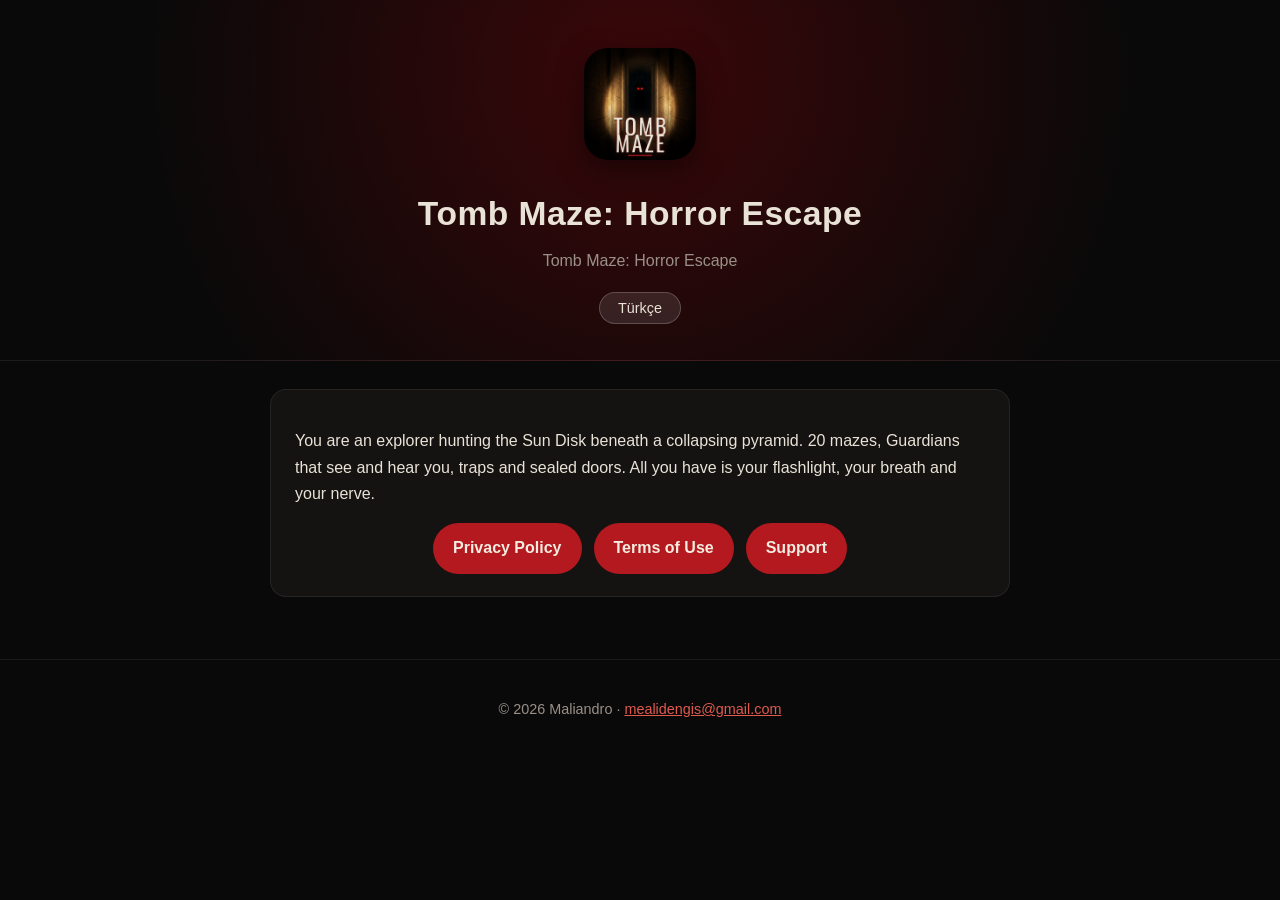
<file: index.html>
<!doctype html>
<html lang="tr">
<head>
<meta charset="utf-8">
<meta name="viewport" content="width=device-width, initial-scale=1">
<title>Tomb Maze: Horror Escape — Tomb Maze: Horror Escape</title>
<meta name="description" content="Tomb Maze: Horror Escape: Tomb Maze: Horror Escape.">
<link rel="icon" href="icon.png">
<link rel="stylesheet" href="style.css">
</head>
<body>
<header class="hero">
  <img class="icon" src="icon.png" alt="Tomb Maze: Horror Escape">
  <h1 data-tr="Tomb Maze: Horror Escape" data-en="Tomb Maze: Horror Escape">Tomb Maze: Horror Escape</h1>
  <p class="tag">Tomb Maze: Horror Escape</p>
  <button id="lang" class="langbtn">English</button>
</header>

<main>
  <section class="card">
    <p data-tr="Çöken bir piramidin altında, Güneş Diski&amp;#39;nin peşindeki bir kaşifsin. 20 labirent, seni duyan ve gören Bekçiler, tuzaklar ve mühürlü kapılar. Fenerin, nefesin ve cesaretin dışında hiçbir şeyin yok."
       data-en="You are an explorer hunting the Sun Disk beneath a collapsing pyramid. 20 mazes, Guardians that see and hear you, traps and sealed doors. All you have is your flashlight, your breath and your nerve.">Çöken bir piramidin altında, Güneş Diski&#39;nin peşindeki bir kaşifsin. 20 labirent, seni duyan ve gören Bekçiler, tuzaklar ve mühürlü kapılar. Fenerin, nefesin ve cesaretin dışında hiçbir şeyin yok.</p>
    <div class="links">
      <a href="privacy.html" data-tr="Gizlilik Politikası" data-en="Privacy Policy">Gizlilik Politikası</a>
      <a href="terms.html" data-tr="Kullanım Şartları" data-en="Terms of Use">Kullanım Şartları</a>
      <a href="support.html" data-tr="Destek" data-en="Support">Destek</a>
    </div>
  </section>
</main>

<footer><p>© 2026 Maliandro · <a href="mailto:mealidengis@gmail.com">mealidengis@gmail.com</a></p></footer>
<script src="lang.js"></script>
</body>
</html>
</file>
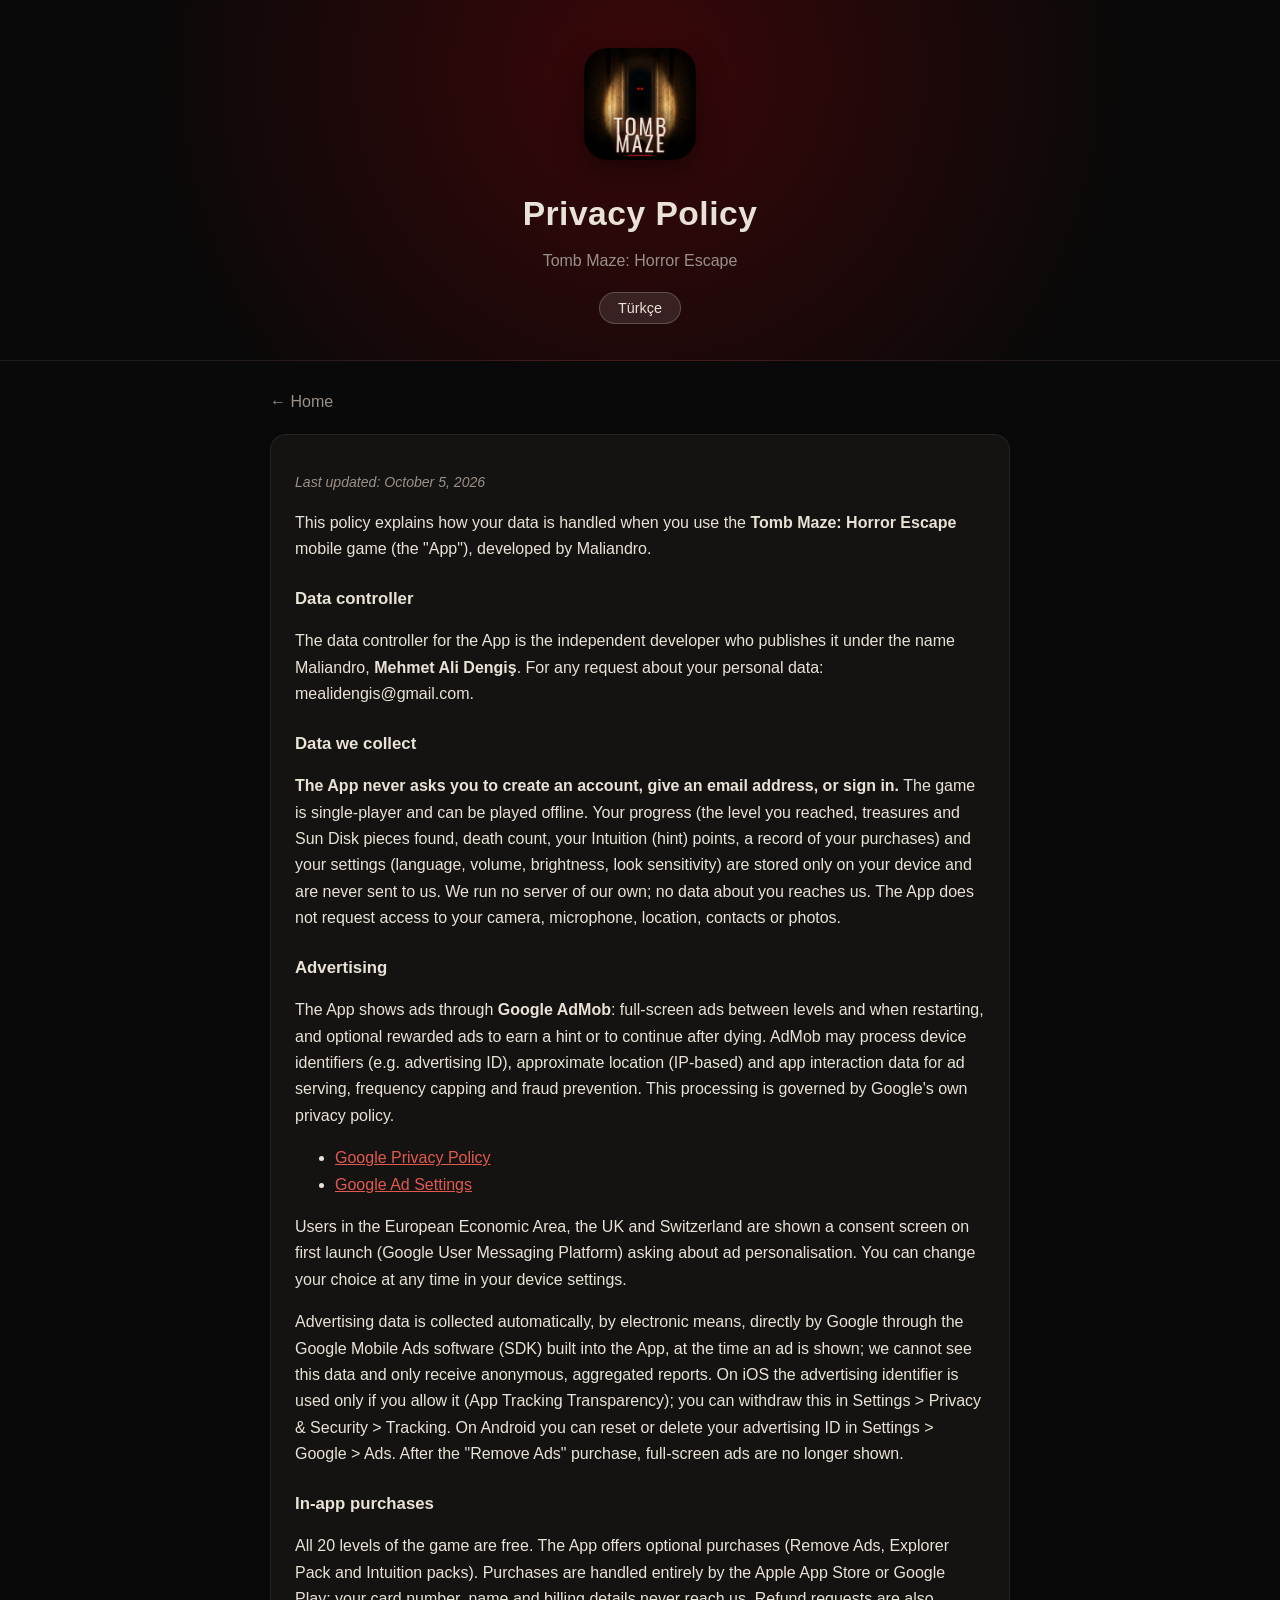
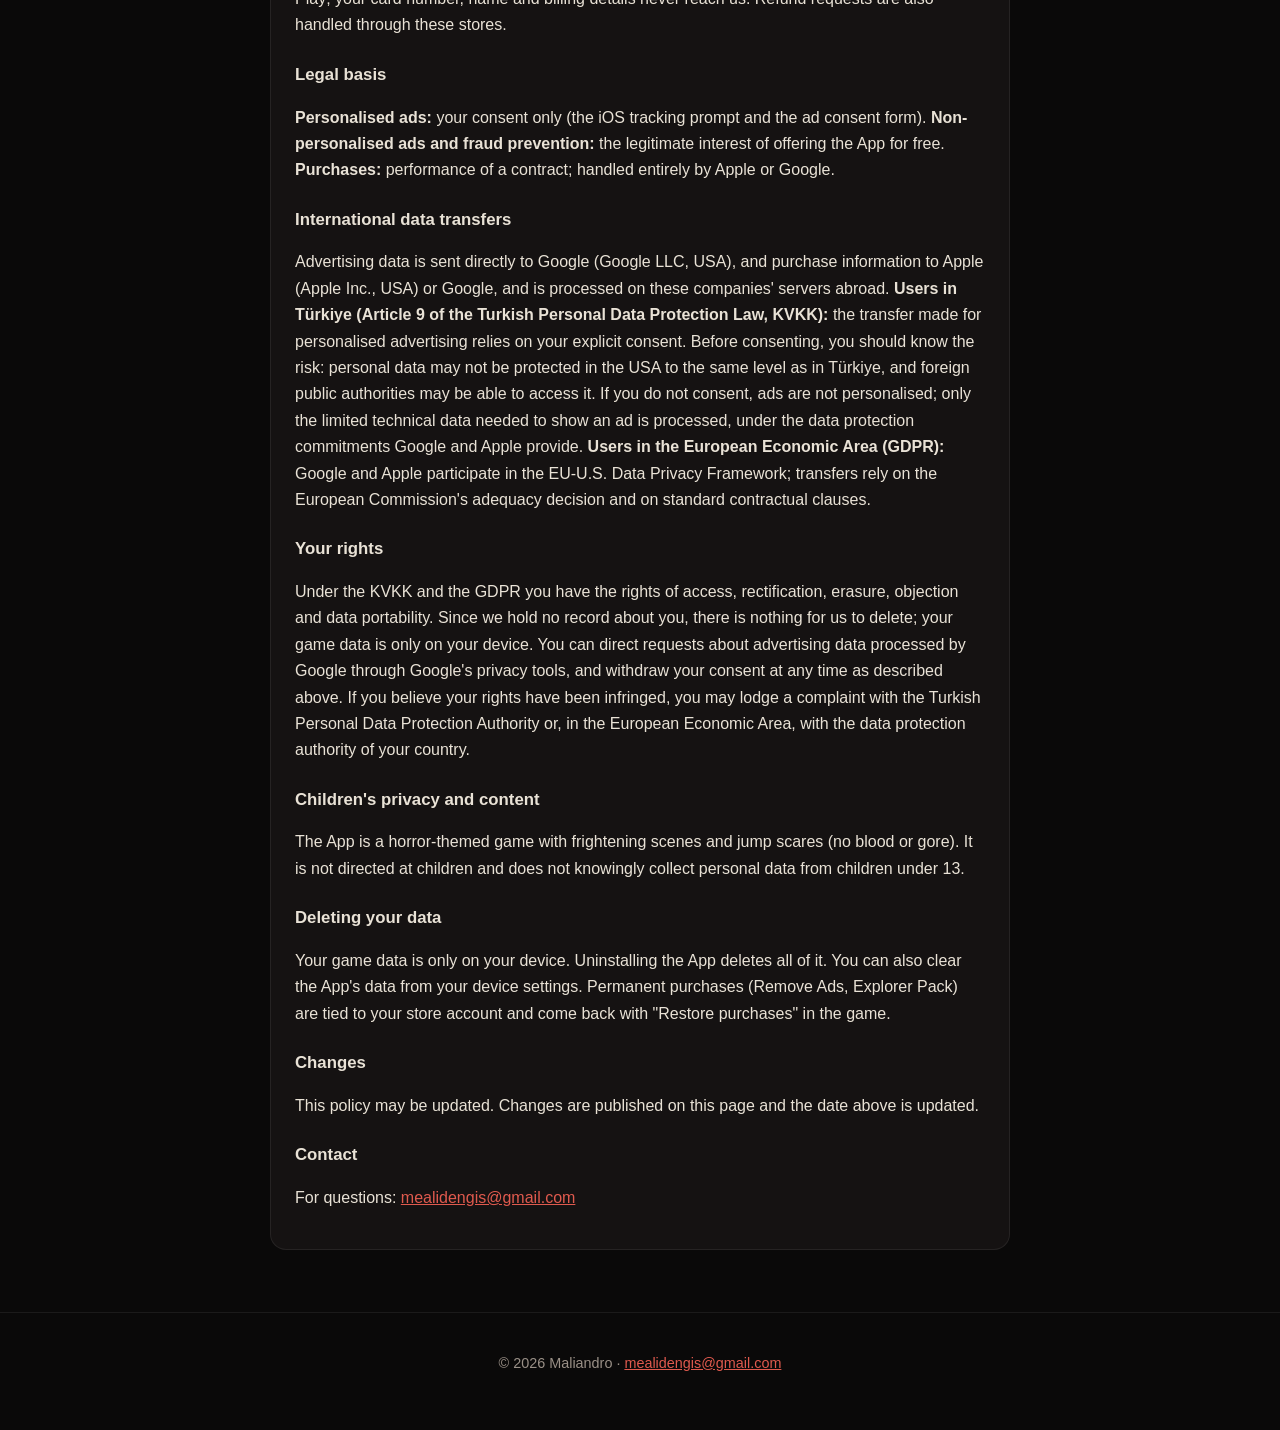
<file: privacy.html>
<!doctype html>
<html lang="tr">
<head>
<meta charset="utf-8">
<meta name="viewport" content="width=device-width, initial-scale=1">
<title>Gizlilik Politikası — Tomb Maze: Horror Escape</title>
<meta name="description" content="Tomb Maze: Horror Escape: Privacy Policy.">
<link rel="icon" href="icon.png">
<link rel="stylesheet" href="style.css">
</head>
<body>
<header class="hero">
  <img class="icon" src="icon.png" alt="Tomb Maze: Horror Escape">
  <h1 data-tr="Gizlilik Politikası" data-en="Privacy Policy">Gizlilik Politikası</h1>
  <p class="tag">Tomb Maze: Horror Escape</p>
  <button id="lang" class="langbtn">English</button>
</header>

<main>
  <a class="back" href="index.html" data-tr="← Ana sayfa" data-en="← Home">← Ana sayfa</a>
  <section class="card">
    <p class="updated" data-tr="Son güncelleme: 5 Ekim 2026"
       data-en="Last updated: October 5, 2026">Son güncelleme: 5 Ekim 2026</p>
    <p data-tr="Bu politika, &lt;strong&gt;Tomb Maze: Horror Escape&lt;/strong&gt; mobil oyununu (&amp;quot;Uygulama&amp;quot;) kullanırken verilerinizin nasıl işlendiğini açıklar. Uygulama Maliandro tarafından geliştirilmiştir."
       data-en="This policy explains how your data is handled when you use the &lt;strong&gt;Tomb Maze: Horror Escape&lt;/strong&gt; mobile game (the &amp;quot;App&amp;quot;), developed by Maliandro.">Bu politika, <strong>Tomb Maze: Horror Escape</strong> mobil oyununu (&quot;Uygulama&quot;) kullanırken verilerinizin nasıl işlendiğini açıklar. Uygulama Maliandro tarafından geliştirilmiştir.</p>
    <h3 data-tr="Veri sorumlusu"
       data-en="Data controller">Veri sorumlusu</h3>
    <p data-tr="Uygulamanın veri sorumlusu, uygulamayı Maliandro adıyla yayımlayan bağımsız geliştirici &lt;strong&gt;Mehmet Ali Dengiş&lt;/strong&gt;&amp;#39;tir. Kişisel verilerinize ilişkin her türlü talep için: mealidengis@gmail.com."
       data-en="The data controller for the App is the independent developer who publishes it under the name Maliandro, &lt;strong&gt;Mehmet Ali Dengiş&lt;/strong&gt;. For any request about your personal data: mealidengis@gmail.com.">Uygulamanın veri sorumlusu, uygulamayı Maliandro adıyla yayımlayan bağımsız geliştirici <strong>Mehmet Ali Dengiş</strong>&#39;tir. Kişisel verilerinize ilişkin her türlü talep için: mealidengis@gmail.com.</p>
    <h3 data-tr="Topladığımız veriler"
       data-en="Data we collect">Topladığımız veriler</h3>
    <p data-tr="&lt;strong&gt;Uygulama hesap açmanızı, e-posta vermenizi veya giriş yapmanızı istemez.&lt;/strong&gt; Oyun tek kişiliktir ve internetsiz oynanabilir. Oyun ilerlemeniz (ulaştığınız seviye, bulduğunuz hazineler ve Güneş Diski parçaları, ölüm sayısı, Sezgi (ipucu) puanınız, satın alımlarınızın kaydı) ve ayarlarınız (dil, ses, parlaklık, bakış hassasiyeti) yalnızca cihazınızda saklanır ve bize gönderilmez. Geliştirici olarak bir sunucumuz yoktur; sizinle ilgili hiçbir veri bize ulaşmaz. Uygulama kamera, mikrofon, konum, kişiler veya fotoğraflara erişim istemez."
       data-en="&lt;strong&gt;The App never asks you to create an account, give an email address, or sign in.&lt;/strong&gt; The game is single-player and can be played offline. Your progress (the level you reached, treasures and Sun Disk pieces found, death count, your Intuition (hint) points, a record of your purchases) and your settings (language, volume, brightness, look sensitivity) are stored only on your device and are never sent to us. We run no server of our own; no data about you reaches us. The App does not request access to your camera, microphone, location, contacts or photos."><strong>Uygulama hesap açmanızı, e-posta vermenizi veya giriş yapmanızı istemez.</strong> Oyun tek kişiliktir ve internetsiz oynanabilir. Oyun ilerlemeniz (ulaştığınız seviye, bulduğunuz hazineler ve Güneş Diski parçaları, ölüm sayısı, Sezgi (ipucu) puanınız, satın alımlarınızın kaydı) ve ayarlarınız (dil, ses, parlaklık, bakış hassasiyeti) yalnızca cihazınızda saklanır ve bize gönderilmez. Geliştirici olarak bir sunucumuz yoktur; sizinle ilgili hiçbir veri bize ulaşmaz. Uygulama kamera, mikrofon, konum, kişiler veya fotoğraflara erişim istemez.</p>
    <h3 data-tr="Reklamlar"
       data-en="Advertising">Reklamlar</h3>
    <p data-tr="Uygulama, &lt;strong&gt;Google AdMob&lt;/strong&gt; aracılığıyla reklam gösterir: seviye geçişlerinde ve yeniden başlarken tam ekran reklam, isteğe bağlı olarak da ipucu kazanmak veya öldükten sonra devam etmek için ödüllü reklam. AdMob; reklam sunumu, sıklık sınırlaması ve sahtecilik önleme amacıyla cihaz tanımlayıcılarını (ör. reklam kimliği), yaklaşık konum (IP tabanlı) ve uygulama etkileşim bilgilerini işleyebilir. Bu veriler Google tarafından kendi gizlilik politikası kapsamında işlenir."
       data-en="The App shows ads through &lt;strong&gt;Google AdMob&lt;/strong&gt;: full-screen ads between levels and when restarting, and optional rewarded ads to earn a hint or to continue after dying. AdMob may process device identifiers (e.g. advertising ID), approximate location (IP-based) and app interaction data for ad serving, frequency capping and fraud prevention. This processing is governed by Google&#x27;s own privacy policy.">Uygulama, <strong>Google AdMob</strong> aracılığıyla reklam gösterir: seviye geçişlerinde ve yeniden başlarken tam ekran reklam, isteğe bağlı olarak da ipucu kazanmak veya öldükten sonra devam etmek için ödüllü reklam. AdMob; reklam sunumu, sıklık sınırlaması ve sahtecilik önleme amacıyla cihaz tanımlayıcılarını (ör. reklam kimliği), yaklaşık konum (IP tabanlı) ve uygulama etkileşim bilgilerini işleyebilir. Bu veriler Google tarafından kendi gizlilik politikası kapsamında işlenir.</p>
    <ul>
      <li><a href="https://policies.google.com/privacy" target="_blank" rel="noopener" data-tr="Google Gizlilik Politikası" data-en="Google Privacy Policy">Google Gizlilik Politikası</a></li>
      <li><a href="https://adssettings.google.com" target="_blank" rel="noopener" data-tr="Google Reklam Ayarları" data-en="Google Ad Settings">Google Reklam Ayarları</a></li>
    </ul>
    <p data-tr="Avrupa Ekonomik Alanı, Birleşik Krallık ve İsviçre&#x27;deki kullanıcılara, ilk açılışta reklam kişiselleştirme tercihlerini soran bir onay ekranı gösterilir (Google User Messaging Platform). Tercihinizi cihaz ayarlarından dilediğiniz zaman değiştirebilirsiniz."
       data-en="Users in the European Economic Area, the UK and Switzerland are shown a consent screen on first launch (Google User Messaging Platform) asking about ad personalisation. You can change your choice at any time in your device settings.">Avrupa Ekonomik Alanı, Birleşik Krallık ve İsviçre'deki kullanıcılara, ilk açılışta reklam kişiselleştirme tercihlerini soran bir onay ekranı gösterilir (Google User Messaging Platform). Tercihinizi cihaz ayarlarından dilediğiniz zaman değiştirebilirsiniz.</p>
    <p data-tr="Reklam verileri, uygulamaya gömülü Google Mobile Ads yazılımı (SDK) aracılığıyla, elektronik ortamda ve otomatik yolla, reklam gösterildiği sırada doğrudan Google tarafından toplanır; bu verileri biz göremeyiz, bize yalnızca kimliksiz ve toplu raporlar ulaşır. iOS&amp;#39;ta reklam kimliği yalnızca izin verirseniz kullanılır (App Tracking Transparency); izni Ayarlar &amp;gt; Gizlilik ve Güvenlik &amp;gt; İzleme bölümünden geri alabilirsiniz. Android&amp;#39;de reklam kimliğinizi Ayarlar &amp;gt; Google &amp;gt; Reklamlar bölümünden sıfırlayabilir veya silebilirsiniz. &amp;quot;Reklamları Kaldır&amp;quot; satın alımından sonra tam ekran reklamlar gösterilmez."
       data-en="Advertising data is collected automatically, by electronic means, directly by Google through the Google Mobile Ads software (SDK) built into the App, at the time an ad is shown; we cannot see this data and only receive anonymous, aggregated reports. On iOS the advertising identifier is used only if you allow it (App Tracking Transparency); you can withdraw this in Settings &amp;gt; Privacy &amp;amp; Security &amp;gt; Tracking. On Android you can reset or delete your advertising ID in Settings &amp;gt; Google &amp;gt; Ads. After the &amp;quot;Remove Ads&amp;quot; purchase, full-screen ads are no longer shown.">Reklam verileri, uygulamaya gömülü Google Mobile Ads yazılımı (SDK) aracılığıyla, elektronik ortamda ve otomatik yolla, reklam gösterildiği sırada doğrudan Google tarafından toplanır; bu verileri biz göremeyiz, bize yalnızca kimliksiz ve toplu raporlar ulaşır. iOS&#39;ta reklam kimliği yalnızca izin verirseniz kullanılır (App Tracking Transparency); izni Ayarlar &gt; Gizlilik ve Güvenlik &gt; İzleme bölümünden geri alabilirsiniz. Android&#39;de reklam kimliğinizi Ayarlar &gt; Google &gt; Reklamlar bölümünden sıfırlayabilir veya silebilirsiniz. &quot;Reklamları Kaldır&quot; satın alımından sonra tam ekran reklamlar gösterilmez.</p>
    <h3 data-tr="Uygulama içi satın alımlar"
       data-en="In-app purchases">Uygulama içi satın alımlar</h3>
    <p data-tr="Oyunun 20 seviyesinin tamamı ücretsizdir. Uygulama isteğe bağlı satın alımlar sunar (Reklamları Kaldır, Kaşif Paketi ve Sezgi paketleri). Satın alımlar tamamen Apple App Store veya Google Play tarafından işlenir; kart numaranız, adınız ve fatura bilgileriniz bize ulaşmaz. İade talepleri de bu mağazalar üzerinden yürütülür."
       data-en="All 20 levels of the game are free. The App offers optional purchases (Remove Ads, Explorer Pack and Intuition packs). Purchases are handled entirely by the Apple App Store or Google Play; your card number, name and billing details never reach us. Refund requests are also handled through these stores.">Oyunun 20 seviyesinin tamamı ücretsizdir. Uygulama isteğe bağlı satın alımlar sunar (Reklamları Kaldır, Kaşif Paketi ve Sezgi paketleri). Satın alımlar tamamen Apple App Store veya Google Play tarafından işlenir; kart numaranız, adınız ve fatura bilgileriniz bize ulaşmaz. İade talepleri de bu mağazalar üzerinden yürütülür.</p>
    <h3 data-tr="Hukuki dayanak"
       data-en="Legal basis">Hukuki dayanak</h3>
    <p data-tr="&lt;strong&gt;Kişiselleştirilmiş reklam:&lt;/strong&gt; yalnızca açık rızanız (iOS izleme izni ve reklam onayı formu). &lt;strong&gt;Kişiselleştirilmemiş reklam ve sahtecilik önleme:&lt;/strong&gt; uygulamanın ücretsiz sunulabilmesine yönelik meşru menfaat. &lt;strong&gt;Satın alımlar:&lt;/strong&gt; sözleşmenin ifası; tamamen Apple veya Google tarafından yürütülür."
       data-en="&lt;strong&gt;Personalised ads:&lt;/strong&gt; your consent only (the iOS tracking prompt and the ad consent form). &lt;strong&gt;Non-personalised ads and fraud prevention:&lt;/strong&gt; the legitimate interest of offering the App for free. &lt;strong&gt;Purchases:&lt;/strong&gt; performance of a contract; handled entirely by Apple or Google."><strong>Kişiselleştirilmiş reklam:</strong> yalnızca açık rızanız (iOS izleme izni ve reklam onayı formu). <strong>Kişiselleştirilmemiş reklam ve sahtecilik önleme:</strong> uygulamanın ücretsiz sunulabilmesine yönelik meşru menfaat. <strong>Satın alımlar:</strong> sözleşmenin ifası; tamamen Apple veya Google tarafından yürütülür.</p>
    <h3 data-tr="Verilerin yurt dışına aktarılması"
       data-en="International data transfers">Verilerin yurt dışına aktarılması</h3>
    <p data-tr="Reklam verileri doğrudan Google&amp;#39;a (Google LLC, ABD), satın alma bilgileri Apple&amp;#39;a (Apple Inc., ABD) veya Google&amp;#39;a iletilir ve bu şirketlerin yurt dışındaki sunucularında işlenir. &lt;strong&gt;Türkiye&amp;#39;deki kullanıcılar (KVKK m. 9):&lt;/strong&gt; kişiselleştirilmiş reklam için yapılan aktarım açık rızanıza dayanır. Rıza vermeden önce bilmeniz gereken risk şudur: ABD&amp;#39;de kişisel veriler Türkiye&amp;#39;dekiyle aynı düzeyde korunmayabilir ve yabancı kamu makamlarının bu verilere erişimi mümkün olabilir. Rıza vermezseniz reklamlar kişiselleştirilmez; yalnızca reklamın gösterilmesi için gereken sınırlı teknik veri, Google ve Apple&amp;#39;ın sunduğu veri koruma taahhütleri çerçevesinde işlenir. &lt;strong&gt;Avrupa Ekonomik Alanı&amp;#39;ndaki kullanıcılar (GDPR):&lt;/strong&gt; Google ve Apple, AB-ABD Veri Gizliliği Çerçevesi&amp;#39;ne katılmıştır; aktarımlar Avrupa Komisyonu yeterlilik kararına ve standart sözleşme hükümlerine dayanır."
       data-en="Advertising data is sent directly to Google (Google LLC, USA), and purchase information to Apple (Apple Inc., USA) or Google, and is processed on these companies&amp;#39; servers abroad. &lt;strong&gt;Users in Türkiye (Article 9 of the Turkish Personal Data Protection Law, KVKK):&lt;/strong&gt; the transfer made for personalised advertising relies on your explicit consent. Before consenting, you should know the risk: personal data may not be protected in the USA to the same level as in Türkiye, and foreign public authorities may be able to access it. If you do not consent, ads are not personalised; only the limited technical data needed to show an ad is processed, under the data protection commitments Google and Apple provide. &lt;strong&gt;Users in the European Economic Area (GDPR):&lt;/strong&gt; Google and Apple participate in the EU-U.S. Data Privacy Framework; transfers rely on the European Commission&amp;#39;s adequacy decision and on standard contractual clauses.">Reklam verileri doğrudan Google&#39;a (Google LLC, ABD), satın alma bilgileri Apple&#39;a (Apple Inc., ABD) veya Google&#39;a iletilir ve bu şirketlerin yurt dışındaki sunucularında işlenir. <strong>Türkiye&#39;deki kullanıcılar (KVKK m. 9):</strong> kişiselleştirilmiş reklam için yapılan aktarım açık rızanıza dayanır. Rıza vermeden önce bilmeniz gereken risk şudur: ABD&#39;de kişisel veriler Türkiye&#39;dekiyle aynı düzeyde korunmayabilir ve yabancı kamu makamlarının bu verilere erişimi mümkün olabilir. Rıza vermezseniz reklamlar kişiselleştirilmez; yalnızca reklamın gösterilmesi için gereken sınırlı teknik veri, Google ve Apple&#39;ın sunduğu veri koruma taahhütleri çerçevesinde işlenir. <strong>Avrupa Ekonomik Alanı&#39;ndaki kullanıcılar (GDPR):</strong> Google ve Apple, AB-ABD Veri Gizliliği Çerçevesi&#39;ne katılmıştır; aktarımlar Avrupa Komisyonu yeterlilik kararına ve standart sözleşme hükümlerine dayanır.</p>
    <h3 data-tr="Haklarınız"
       data-en="Your rights">Haklarınız</h3>
    <p data-tr="KVKK ve GDPR kapsamında erişim, düzeltme, silme, işlemeye itiraz ve veri taşınabilirliği haklarınız vardır. Geliştirici olarak bizde sizinle ilgili bir kayıt bulunmadığından silinecek bir veri yoktur; oyun verileriniz yalnızca cihazınızdadır. Google&amp;#39;ın işlediği reklam verilerine ilişkin taleplerinizi Google&amp;#39;ın gizlilik araçlarıyla iletebilir, rızanızı yukarıda anlatıldığı gibi her an geri alabilirsiniz. Haklarınızın ihlal edildiğini düşünüyorsanız Türkiye&amp;#39;de Kişisel Verileri Koruma Kurumu&amp;#39;na, Avrupa Ekonomik Alanı&amp;#39;nda bulunduğunuz ülkenin veri koruma otoritesine şikâyette bulunabilirsiniz."
       data-en="Under the KVKK and the GDPR you have the rights of access, rectification, erasure, objection and data portability. Since we hold no record about you, there is nothing for us to delete; your game data is only on your device. You can direct requests about advertising data processed by Google through Google&amp;#39;s privacy tools, and withdraw your consent at any time as described above. If you believe your rights have been infringed, you may lodge a complaint with the Turkish Personal Data Protection Authority or, in the European Economic Area, with the data protection authority of your country.">KVKK ve GDPR kapsamında erişim, düzeltme, silme, işlemeye itiraz ve veri taşınabilirliği haklarınız vardır. Geliştirici olarak bizde sizinle ilgili bir kayıt bulunmadığından silinecek bir veri yoktur; oyun verileriniz yalnızca cihazınızdadır. Google&#39;ın işlediği reklam verilerine ilişkin taleplerinizi Google&#39;ın gizlilik araçlarıyla iletebilir, rızanızı yukarıda anlatıldığı gibi her an geri alabilirsiniz. Haklarınızın ihlal edildiğini düşünüyorsanız Türkiye&#39;de Kişisel Verileri Koruma Kurumu&#39;na, Avrupa Ekonomik Alanı&#39;nda bulunduğunuz ülkenin veri koruma otoritesine şikâyette bulunabilirsiniz.</p>
    <h3 data-tr="Çocukların gizliliği ve içerik"
       data-en="Children&#x27;s privacy and content">Çocukların gizliliği ve içerik</h3>
    <p data-tr="Uygulama korku temalı bir oyundur; ürkütücü sahneler ve ani korkutmalar içerir (kan veya vahşet içermez). Çocuklara yönelik değildir ve bilerek 13 yaşın altındaki çocuklardan kişisel veri toplamaz."
       data-en="The App is a horror-themed game with frightening scenes and jump scares (no blood or gore). It is not directed at children and does not knowingly collect personal data from children under 13.">Uygulama korku temalı bir oyundur; ürkütücü sahneler ve ani korkutmalar içerir (kan veya vahşet içermez). Çocuklara yönelik değildir ve bilerek 13 yaşın altındaki çocuklardan kişisel veri toplamaz.</p>
    <h3 data-tr="Verilerinizin silinmesi"
       data-en="Deleting your data">Verilerinizin silinmesi</h3>
    <p data-tr="Oyun verileriniz yalnızca cihazınızdadır. Uygulamayı kaldırdığınızda tamamı silinir. Ayrıca cihaz ayarlarından uygulamanın verilerini temizleyebilirsiniz. Satın aldığınız kalıcı ürünler (Reklamları Kaldır, Kaşif Paketi) mağaza hesabınıza bağlıdır ve oyundaki &amp;quot;Satın alımları geri yükle&amp;quot; ile geri gelir."
       data-en="Your game data is only on your device. Uninstalling the App deletes all of it. You can also clear the App&amp;#39;s data from your device settings. Permanent purchases (Remove Ads, Explorer Pack) are tied to your store account and come back with &amp;quot;Restore purchases&amp;quot; in the game.">Oyun verileriniz yalnızca cihazınızdadır. Uygulamayı kaldırdığınızda tamamı silinir. Ayrıca cihaz ayarlarından uygulamanın verilerini temizleyebilirsiniz. Satın aldığınız kalıcı ürünler (Reklamları Kaldır, Kaşif Paketi) mağaza hesabınıza bağlıdır ve oyundaki &quot;Satın alımları geri yükle&quot; ile geri gelir.</p>
    <h3 data-tr="Değişiklikler"
       data-en="Changes">Değişiklikler</h3>
    <p data-tr="Bu politika güncellenebilir. Değişiklikler bu sayfada yayımlanır ve üstteki tarih güncellenir."
       data-en="This policy may be updated. Changes are published on this page and the date above is updated.">Bu politika güncellenebilir. Değişiklikler bu sayfada yayımlanır ve üstteki tarih güncellenir.</p>
    <h3 data-tr="İletişim"
       data-en="Contact">İletişim</h3>
    <p data-tr="Sorularınız için: &lt;a href=&#x27;mailto:mealidengis@gmail.com&#x27;&gt;mealidengis@gmail.com&lt;/a&gt;"
       data-en="For questions: &lt;a href=&#x27;mailto:mealidengis@gmail.com&#x27;&gt;mealidengis@gmail.com&lt;/a&gt;">Sorularınız için: <a href='mailto:mealidengis@gmail.com'>mealidengis@gmail.com</a></p>
  </section>
</main>

<footer><p>© 2026 Maliandro · <a href="mailto:mealidengis@gmail.com">mealidengis@gmail.com</a></p></footer>
<script src="lang.js"></script>
</body>
</html>
</file>
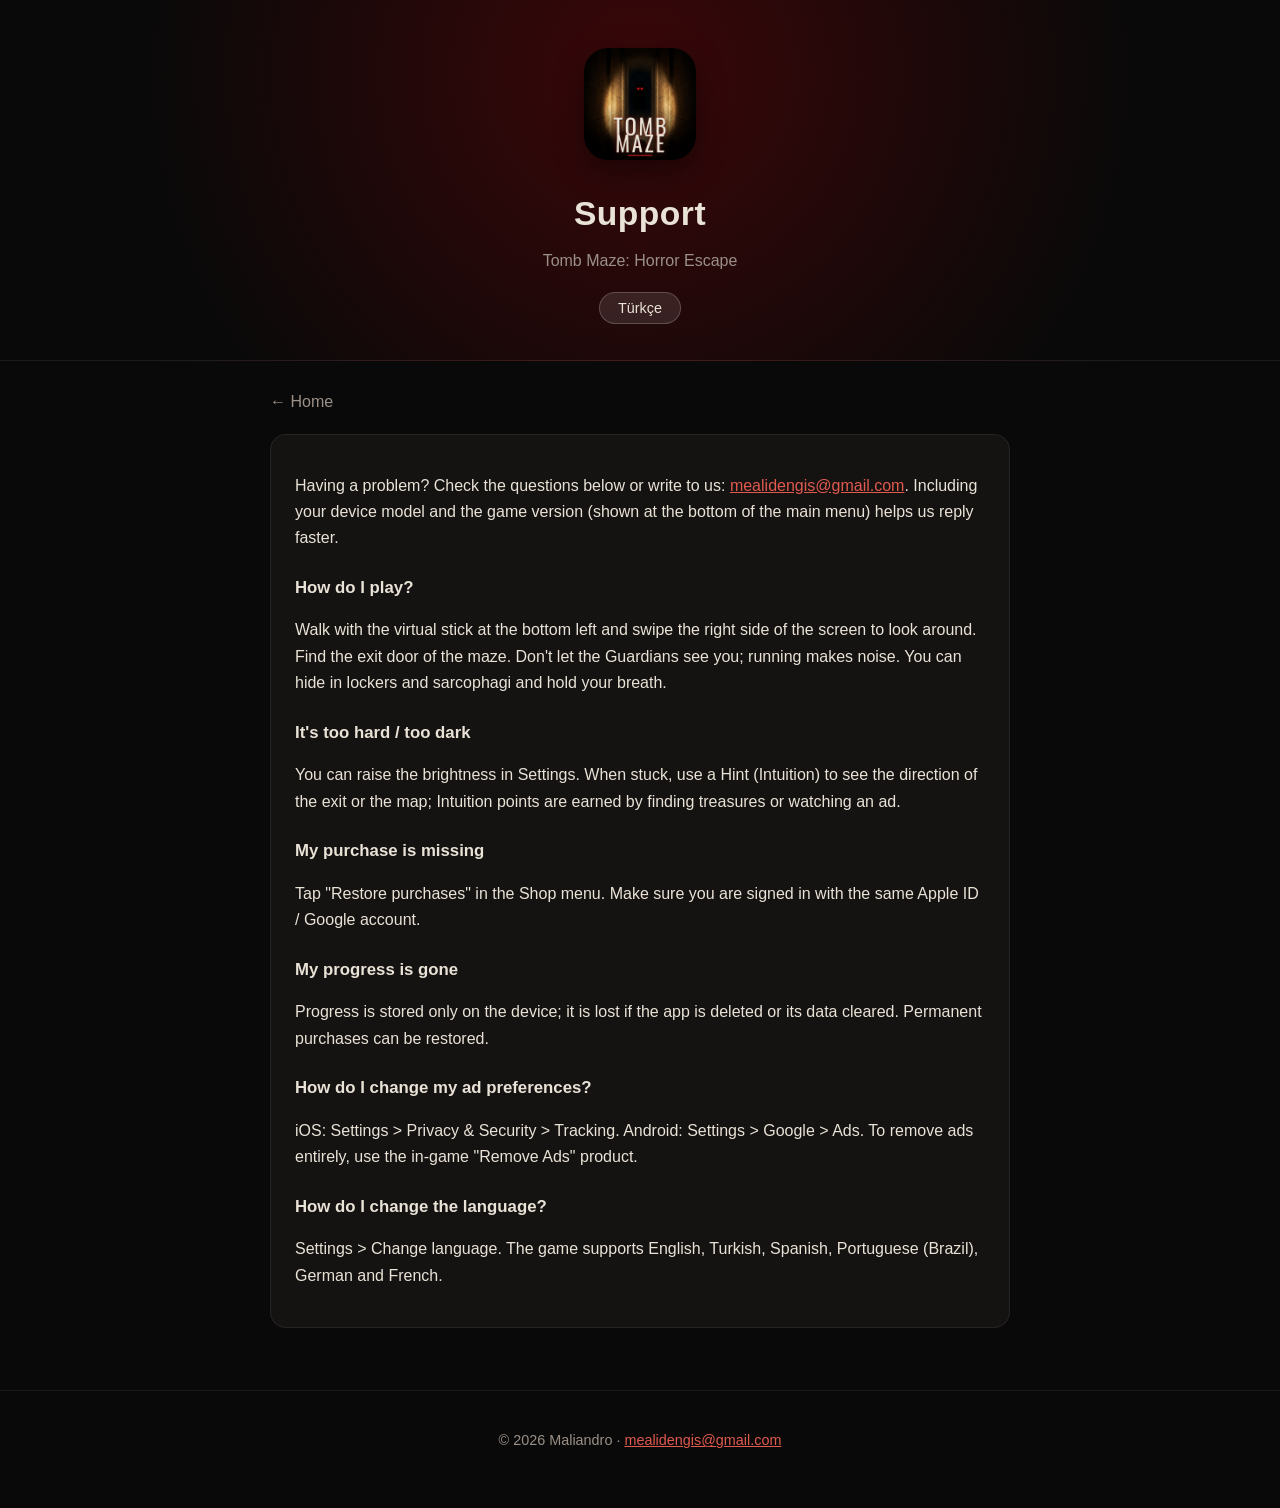
<file: support.html>
<!doctype html>
<html lang="tr">
<head>
<meta charset="utf-8">
<meta name="viewport" content="width=device-width, initial-scale=1">
<title>Destek — Tomb Maze: Horror Escape</title>
<meta name="description" content="Tomb Maze: Horror Escape: Support.">
<link rel="icon" href="icon.png">
<link rel="stylesheet" href="style.css">
</head>
<body>
<header class="hero">
  <img class="icon" src="icon.png" alt="Tomb Maze: Horror Escape">
  <h1 data-tr="Destek" data-en="Support">Destek</h1>
  <p class="tag">Tomb Maze: Horror Escape</p>
  <button id="lang" class="langbtn">English</button>
</header>

<main>
  <a class="back" href="index.html" data-tr="← Ana sayfa" data-en="← Home">← Ana sayfa</a>
  <section class="card">
    <p data-tr="Bir sorun mu yaşıyorsunuz? Aşağıdaki sorulara bakın ya da bize yazın: &lt;a href=&#x27;mailto:mealidengis@gmail.com&#x27;&gt;mealidengis@gmail.com&lt;/a&gt;. Yazarken cihaz modelinizi ve oyunun sürümünü (Ana menünün altında yazar) eklerseniz daha hızlı yardımcı oluruz."
       data-en="Having a problem? Check the questions below or write to us: &lt;a href=&#x27;mailto:mealidengis@gmail.com&#x27;&gt;mealidengis@gmail.com&lt;/a&gt;. Including your device model and the game version (shown at the bottom of the main menu) helps us reply faster.">Bir sorun mu yaşıyorsunuz? Aşağıdaki sorulara bakın ya da bize yazın: <a href='mailto:mealidengis@gmail.com'>mealidengis@gmail.com</a>. Yazarken cihaz modelinizi ve oyunun sürümünü (Ana menünün altında yazar) eklerseniz daha hızlı yardımcı oluruz.</p>
    <h3 data-tr="Nasıl oynanır?"
       data-en="How do I play?">Nasıl oynanır?</h3>
    <p data-tr="Sol alttaki sanal çubukla yürüyün, ekranın sağını kaydırarak bakının. Labirentten çıkış kapısını bulun. Bekçilerin sizi görmesine izin vermeyin; koşmak ses çıkarır. Dolaplara ve lahitlere saklanabilir, nefesinizi tutabilirsiniz."
       data-en="Walk with the virtual stick at the bottom left and swipe the right side of the screen to look around. Find the exit door of the maze. Don&#x27;t let the Guardians see you; running makes noise. You can hide in lockers and sarcophagi and hold your breath.">Sol alttaki sanal çubukla yürüyün, ekranın sağını kaydırarak bakının. Labirentten çıkış kapısını bulun. Bekçilerin sizi görmesine izin vermeyin; koşmak ses çıkarır. Dolaplara ve lahitlere saklanabilir, nefesinizi tutabilirsiniz.</p>
    <h3 data-tr="Çok zor / çok karanlık"
       data-en="It&#x27;s too hard / too dark">Çok zor / çok karanlık</h3>
    <p data-tr="Ayarlar menüsünden parlaklığı artırabilirsiniz. Takıldığınızda İpucu (Sezgi) ile çıkışın yönünü veya haritayı görebilirsiniz; Sezgi puanı hazine bularak ya da reklam izleyerek kazanılır."
       data-en="You can raise the brightness in Settings. When stuck, use a Hint (Intuition) to see the direction of the exit or the map; Intuition points are earned by finding treasures or watching an ad.">Ayarlar menüsünden parlaklığı artırabilirsiniz. Takıldığınızda İpucu (Sezgi) ile çıkışın yönünü veya haritayı görebilirsiniz; Sezgi puanı hazine bularak ya da reklam izleyerek kazanılır.</p>
    <h3 data-tr="Satın alımım görünmüyor"
       data-en="My purchase is missing">Satın alımım görünmüyor</h3>
    <p data-tr="Mağaza menüsünde &amp;quot;Satın alımları geri yükle&amp;quot;ye dokunun. Aynı Apple ID / Google hesabıyla giriş yaptığınızdan emin olun."
       data-en="Tap &amp;quot;Restore purchases&amp;quot; in the Shop menu. Make sure you are signed in with the same Apple ID / Google account.">Mağaza menüsünde &quot;Satın alımları geri yükle&quot;ye dokunun. Aynı Apple ID / Google hesabıyla giriş yaptığınızdan emin olun.</p>
    <h3 data-tr="İlerlemem kayboldu"
       data-en="My progress is gone">İlerlemem kayboldu</h3>
    <p data-tr="İlerleme yalnızca cihazda saklanır; uygulama silinirse veya verileri temizlenirse kaybolur. Kalıcı satın alımlar geri yüklenebilir."
       data-en="Progress is stored only on the device; it is lost if the app is deleted or its data cleared. Permanent purchases can be restored.">İlerleme yalnızca cihazda saklanır; uygulama silinirse veya verileri temizlenirse kaybolur. Kalıcı satın alımlar geri yüklenebilir.</p>
    <h3 data-tr="Reklam tercihimi nasıl değiştiririm?"
       data-en="How do I change my ad preferences?">Reklam tercihimi nasıl değiştiririm?</h3>
    <p data-tr="iOS: Ayarlar &amp;gt; Gizlilik ve Güvenlik &amp;gt; İzleme. Android: Ayarlar &amp;gt; Google &amp;gt; Reklamlar. Reklamları tamamen kaldırmak için oyundaki &amp;quot;Reklamları Kaldır&amp;quot; ürününü kullanabilirsiniz."
       data-en="iOS: Settings &amp;gt; Privacy &amp;amp; Security &amp;gt; Tracking. Android: Settings &amp;gt; Google &amp;gt; Ads. To remove ads entirely, use the in-game &amp;quot;Remove Ads&amp;quot; product.">iOS: Ayarlar &gt; Gizlilik ve Güvenlik &gt; İzleme. Android: Ayarlar &gt; Google &gt; Reklamlar. Reklamları tamamen kaldırmak için oyundaki &quot;Reklamları Kaldır&quot; ürününü kullanabilirsiniz.</p>
    <h3 data-tr="Dili nasıl değiştiririm?"
       data-en="How do I change the language?">Dili nasıl değiştiririm?</h3>
    <p data-tr="Ayarlar &amp;gt; Dili değiştir. Oyun İngilizce, Türkçe, İspanyolca, Portekizce (Brezilya), Almanca ve Fransızca destekler."
       data-en="Settings &amp;gt; Change language. The game supports English, Turkish, Spanish, Portuguese (Brazil), German and French.">Ayarlar &gt; Dili değiştir. Oyun İngilizce, Türkçe, İspanyolca, Portekizce (Brezilya), Almanca ve Fransızca destekler.</p>
  </section>
</main>

<footer><p>© 2026 Maliandro · <a href="mailto:mealidengis@gmail.com">mealidengis@gmail.com</a></p></footer>
<script src="lang.js"></script>
</body>
</html>
</file>
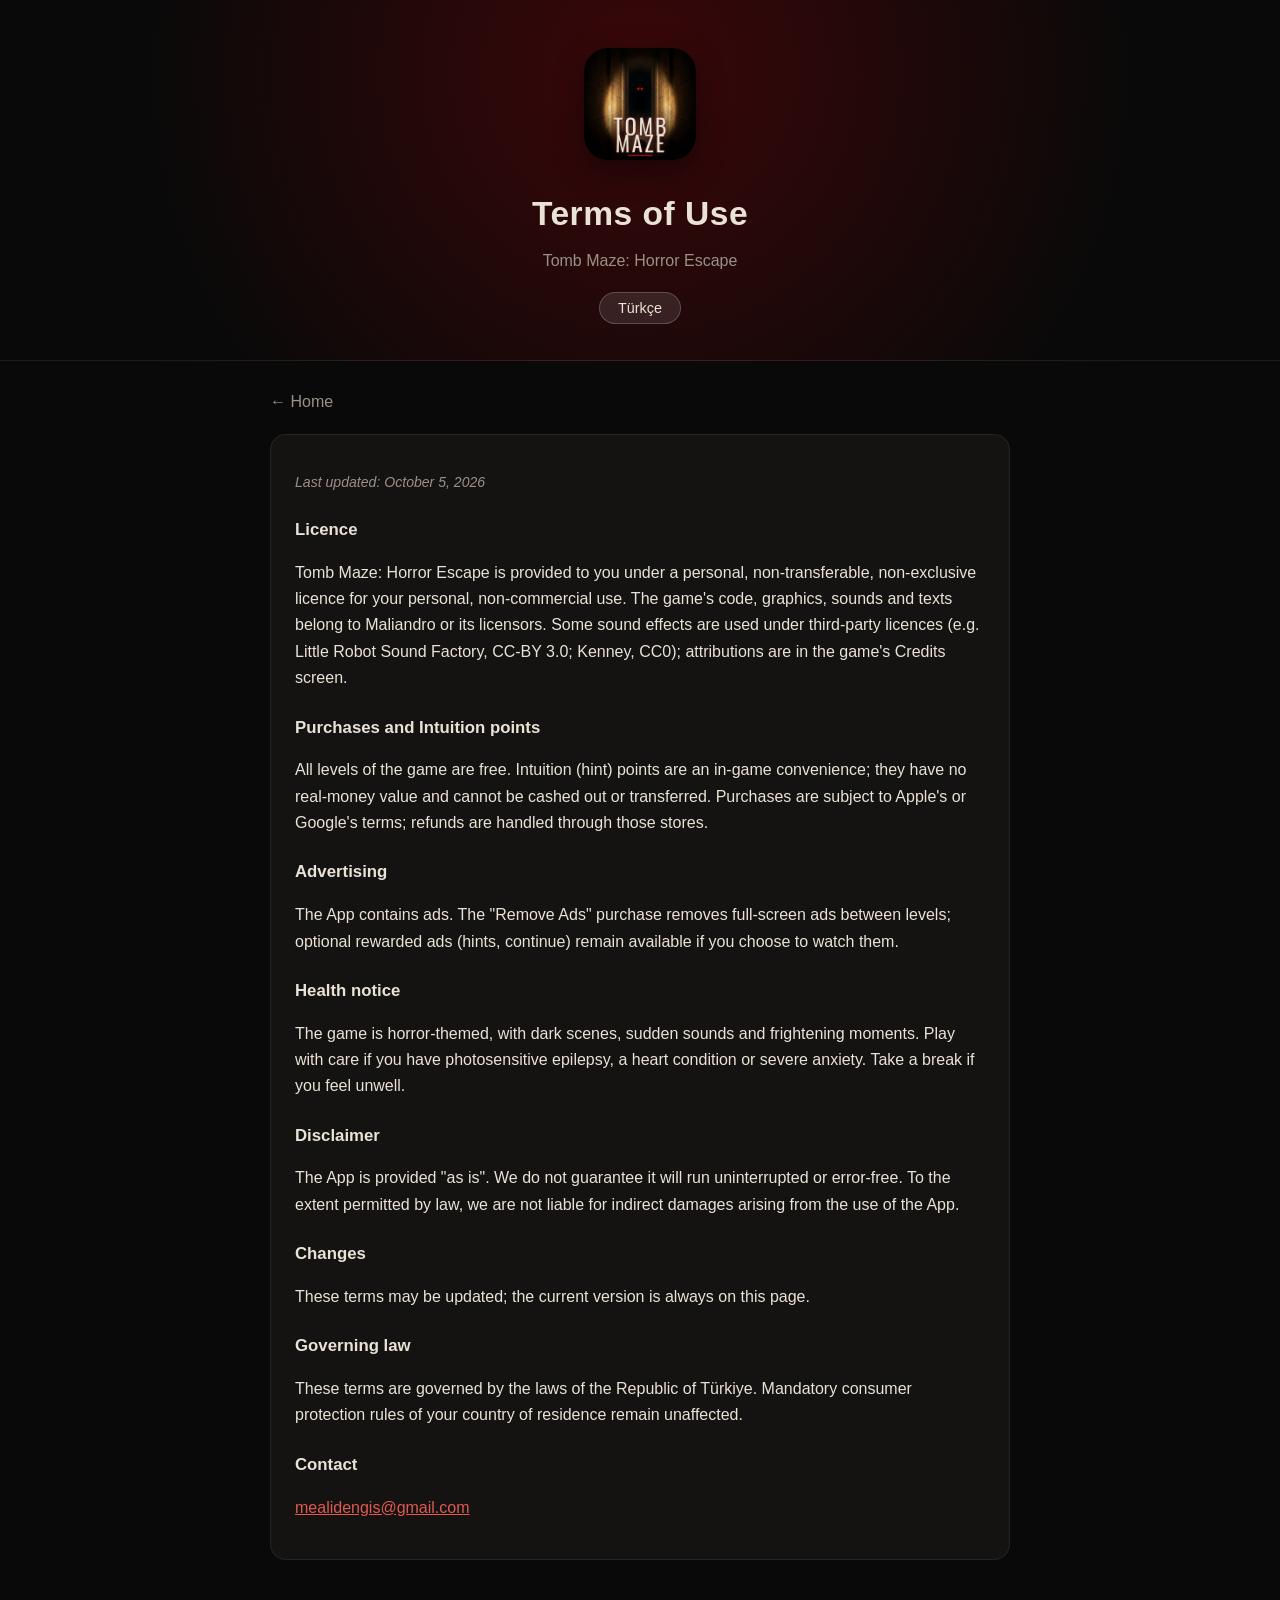
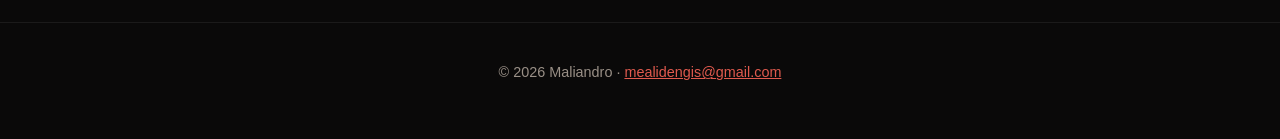
<file: terms.html>
<!doctype html>
<html lang="tr">
<head>
<meta charset="utf-8">
<meta name="viewport" content="width=device-width, initial-scale=1">
<title>Kullanım Şartları — Tomb Maze: Horror Escape</title>
<meta name="description" content="Tomb Maze: Horror Escape: Terms of Use.">
<link rel="icon" href="icon.png">
<link rel="stylesheet" href="style.css">
</head>
<body>
<header class="hero">
  <img class="icon" src="icon.png" alt="Tomb Maze: Horror Escape">
  <h1 data-tr="Kullanım Şartları" data-en="Terms of Use">Kullanım Şartları</h1>
  <p class="tag">Tomb Maze: Horror Escape</p>
  <button id="lang" class="langbtn">English</button>
</header>

<main>
  <a class="back" href="index.html" data-tr="← Ana sayfa" data-en="← Home">← Ana sayfa</a>
  <section class="card">
    <p class="updated" data-tr="Son güncelleme: 5 Ekim 2026"
       data-en="Last updated: October 5, 2026">Son güncelleme: 5 Ekim 2026</p>
    <h3 data-tr="Lisans"
       data-en="Licence">Lisans</h3>
    <p data-tr="Tomb Maze: Horror Escape, kişisel ve ticari olmayan kullanımınız için size kişisel, devredilemez ve münhasır olmayan bir lisansla sunulur. Oyunun kodu, grafikleri, sesleri ve metinleri Maliandro&amp;#39;ya veya lisans verenlerine aittir. Oyundaki bazı ses efektleri üçüncü taraf lisanslarıyla kullanılmıştır (ör. Little Robot Sound Factory, CC-BY 3.0; Kenney, CC0); atıflar oyunun Emeği Geçenler ekranındadır."
       data-en="Tomb Maze: Horror Escape is provided to you under a personal, non-transferable, non-exclusive licence for your personal, non-commercial use. The game&amp;#39;s code, graphics, sounds and texts belong to Maliandro or its licensors. Some sound effects are used under third-party licences (e.g. Little Robot Sound Factory, CC-BY 3.0; Kenney, CC0); attributions are in the game&amp;#39;s Credits screen.">Tomb Maze: Horror Escape, kişisel ve ticari olmayan kullanımınız için size kişisel, devredilemez ve münhasır olmayan bir lisansla sunulur. Oyunun kodu, grafikleri, sesleri ve metinleri Maliandro&#39;ya veya lisans verenlerine aittir. Oyundaki bazı ses efektleri üçüncü taraf lisanslarıyla kullanılmıştır (ör. Little Robot Sound Factory, CC-BY 3.0; Kenney, CC0); atıflar oyunun Emeği Geçenler ekranındadır.</p>
    <h3 data-tr="Satın almalar ve Sezgi puanı"
       data-en="Purchases and Intuition points">Satın almalar ve Sezgi puanı</h3>
    <p data-tr="Oyunun tüm seviyeleri ücretsizdir. Sezgi (ipucu) puanları oyun içi bir kolaylıktır; gerçek para değeri yoktur, nakde çevrilemez veya devredilemez. Satın almalar Apple veya Google&amp;#39;ın koşullarına tabidir; iadeler bu mağazalar üzerinden yapılır."
       data-en="All levels of the game are free. Intuition (hint) points are an in-game convenience; they have no real-money value and cannot be cashed out or transferred. Purchases are subject to Apple&amp;#39;s or Google&amp;#39;s terms; refunds are handled through those stores.">Oyunun tüm seviyeleri ücretsizdir. Sezgi (ipucu) puanları oyun içi bir kolaylıktır; gerçek para değeri yoktur, nakde çevrilemez veya devredilemez. Satın almalar Apple veya Google&#39;ın koşullarına tabidir; iadeler bu mağazalar üzerinden yapılır.</p>
    <h3 data-tr="Reklamlar"
       data-en="Advertising">Reklamlar</h3>
    <p data-tr="Uygulama reklam içerir. &amp;quot;Reklamları Kaldır&amp;quot; satın alımı seviye arası tam ekran reklamları kaldırır; isteğe bağlı ödüllü reklamlar (ipucu, devam) yine seçmeniz hâlinde izlenebilir."
       data-en="The App contains ads. The &amp;quot;Remove Ads&amp;quot; purchase removes full-screen ads between levels; optional rewarded ads (hints, continue) remain available if you choose to watch them.">Uygulama reklam içerir. &quot;Reklamları Kaldır&quot; satın alımı seviye arası tam ekran reklamları kaldırır; isteğe bağlı ödüllü reklamlar (ipucu, devam) yine seçmeniz hâlinde izlenebilir.</p>
    <h3 data-tr="Sağlık uyarısı"
       data-en="Health notice">Sağlık uyarısı</h3>
    <p data-tr="Oyun korku temalıdır; karanlık sahneler, ani sesler ve korkutucu anlar içerir. Işığa duyarlı epilepsi, kalp rahatsızlığı veya yoğun kaygı yaşıyorsanız dikkatli oynayın. Rahatsız hissederseniz ara verin."
       data-en="The game is horror-themed, with dark scenes, sudden sounds and frightening moments. Play with care if you have photosensitive epilepsy, a heart condition or severe anxiety. Take a break if you feel unwell.">Oyun korku temalıdır; karanlık sahneler, ani sesler ve korkutucu anlar içerir. Işığa duyarlı epilepsi, kalp rahatsızlığı veya yoğun kaygı yaşıyorsanız dikkatli oynayın. Rahatsız hissederseniz ara verin.</p>
    <h3 data-tr="Garanti reddi"
       data-en="Disclaimer">Garanti reddi</h3>
    <p data-tr="Uygulama &amp;quot;olduğu gibi&amp;quot; sunulur. Kesintisiz veya hatasız çalışacağı garanti edilmez. Yasaların izin verdiği ölçüde, uygulamanın kullanımından doğan dolaylı zararlardan sorumlu değiliz."
       data-en="The App is provided &amp;quot;as is&amp;quot;. We do not guarantee it will run uninterrupted or error-free. To the extent permitted by law, we are not liable for indirect damages arising from the use of the App.">Uygulama &quot;olduğu gibi&quot; sunulur. Kesintisiz veya hatasız çalışacağı garanti edilmez. Yasaların izin verdiği ölçüde, uygulamanın kullanımından doğan dolaylı zararlardan sorumlu değiliz.</p>
    <h3 data-tr="Değişiklikler"
       data-en="Changes">Değişiklikler</h3>
    <p data-tr="Bu şartlar güncellenebilir; güncel hâli her zaman bu sayfadadır."
       data-en="These terms may be updated; the current version is always on this page.">Bu şartlar güncellenebilir; güncel hâli her zaman bu sayfadadır.</p>
    <h3 data-tr="Geçerli hukuk"
       data-en="Governing law">Geçerli hukuk</h3>
    <p data-tr="Bu şartlara Türkiye Cumhuriyeti hukuku uygulanır. Tüketici olarak bulunduğunuz ülkenin zorunlu tüketici koruma kuralları saklıdır."
       data-en="These terms are governed by the laws of the Republic of Türkiye. Mandatory consumer protection rules of your country of residence remain unaffected.">Bu şartlara Türkiye Cumhuriyeti hukuku uygulanır. Tüketici olarak bulunduğunuz ülkenin zorunlu tüketici koruma kuralları saklıdır.</p>
    <h3 data-tr="İletişim"
       data-en="Contact">İletişim</h3>
    <p data-tr="&lt;a href=&#x27;mailto:mealidengis@gmail.com&#x27;&gt;mealidengis@gmail.com&lt;/a&gt;"
       data-en="&lt;a href=&#x27;mailto:mealidengis@gmail.com&#x27;&gt;mealidengis@gmail.com&lt;/a&gt;"><a href='mailto:mealidengis@gmail.com'>mealidengis@gmail.com</a></p>
  </section>
</main>

<footer><p>© 2026 Maliandro · <a href="mailto:mealidengis@gmail.com">mealidengis@gmail.com</a></p></footer>
<script src="lang.js"></script>
</body>
</html>
</file>
<file: style.css>
:root {
  --green: #b3191e;
  --green-deep: #3a0709;
  --navy: #0a0909;
  --navy-soft: #151212;
  --text: #e9e2d6;
  --muted: #9a9087;
}
* { box-sizing: border-box; }
body {
  margin: 0;
  font-family: -apple-system, BlinkMacSystemFont, "Segoe UI", Roboto, Arial, sans-serif;
  background: var(--navy);
  color: var(--text);
  line-height: 1.65;
}
a { color: #e05a4e; }
.hero {
  text-align: center;
  padding: 48px 20px 36px;
  background: radial-gradient(circle at 50% 20%, var(--green-deep), var(--navy) 70%);
  border-bottom: 1px solid rgba(255,255,255,.08);
}
.hero .icon {
  width: 112px; height: 112px;
  border-radius: 24px;
  box-shadow: 0 10px 30px rgba(0,0,0,.45);
}
.hero h1 { margin: 18px 0 6px; font-size: 2.1rem; letter-spacing: .5px; }
.hero .tag { margin: 0; color: var(--muted); }
.langbtn {
  margin-top: 18px;
  background: rgba(255,255,255,.1);
  color: var(--text);
  border: 1px solid rgba(255,255,255,.2);
  border-radius: 999px;
  padding: 7px 18px;
  font-size: .9rem;
  cursor: pointer;
}
.langbtn:hover { background: rgba(255,255,255,.18); }
main { max-width: 780px; margin: 0 auto; padding: 28px 20px 40px; }
.card {
  background: var(--navy-soft);
  border: 1px solid rgba(255,255,255,.07);
  border-radius: 16px;
  padding: 22px 24px;
  margin-bottom: 22px;
}
h2 { color: var(--green); margin-top: 0; font-size: 1.3rem; }
h3 { color: #e9e2d6; font-size: 1.05rem; margin: 22px 0 6px; }
.feat { list-style: none; padding: 0; margin: 16px 0 0; }
.feat li { padding: 6px 0 6px 26px; position: relative; }
.feat li::before { content: "▸"; position: absolute; left: 0; }
.links { display: flex; flex-wrap: wrap; gap: 12px; justify-content: center; }
.links a {
  background: var(--green);
  color: #f4ece0;
  font-weight: 700;
  text-decoration: none;
  padding: 12px 20px;
  border-radius: 999px;
}
.links a:hover { background: #d22a2f; }
.back { display: inline-block; margin-bottom: 18px; color: var(--muted); text-decoration: none; }
footer {
  text-align: center;
  padding: 24px 20px 40px;
  color: var(--muted);
  font-size: .9rem;
  border-top: 1px solid rgba(255,255,255,.07);
}
.updated { color: var(--muted); font-size: .88rem; font-style: italic; }
</file>
